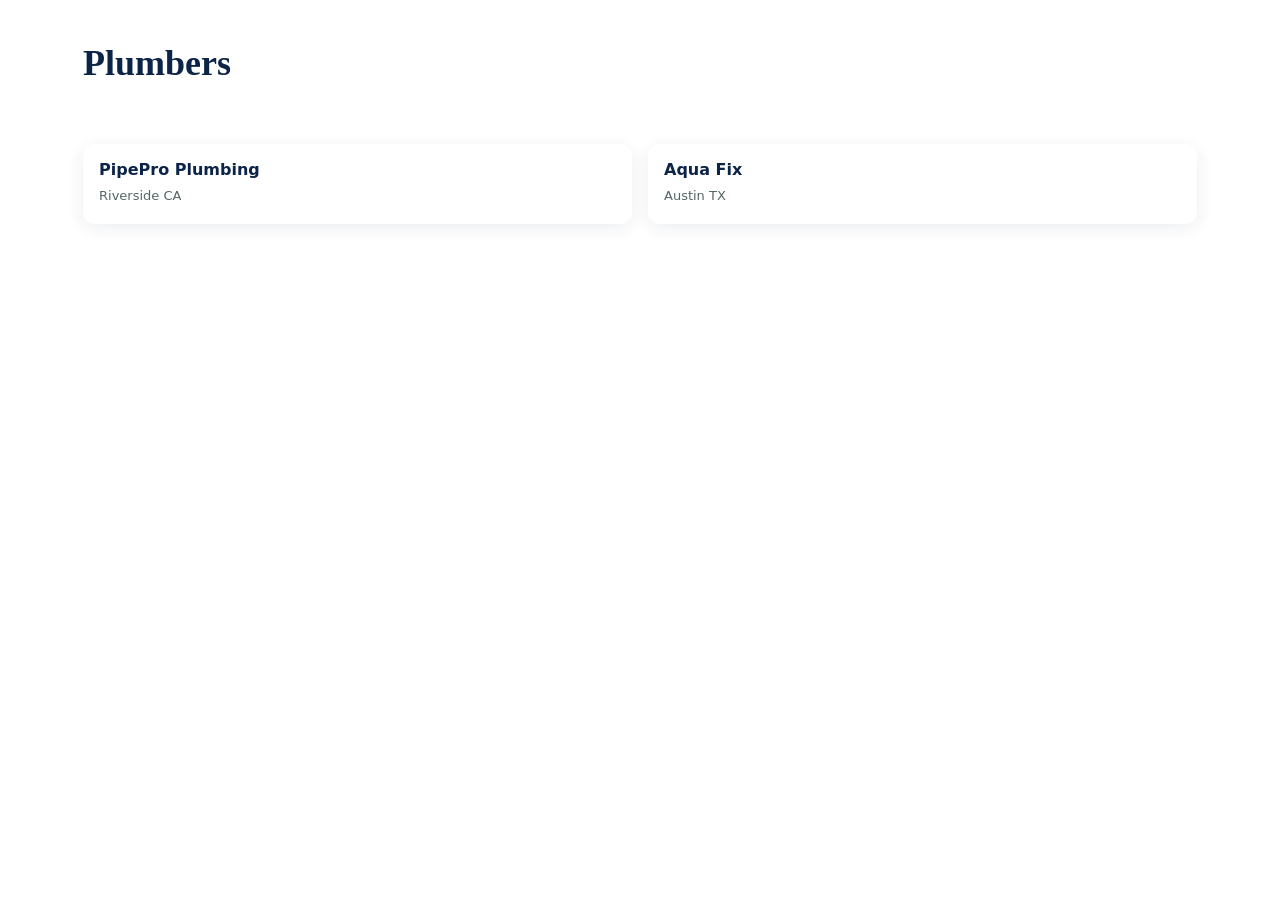
<file: docs/index.html>
<!doctype html><meta charset="utf-8"><meta name="viewport" content="width=device-width,initial-scale=1"><title>Plumbers Directory</title><link rel="stylesheet" href="assets/style.css"><div class="wrap"><h2 style="padding-top:30px">Plumbers</h2><div class="dir"><div class="card"><div class="body"><h3><a href="pipepro-plumbing/">PipePro Plumbing</a></h3><p>Riverside CA</p></div></div><div class="card"><div class="body"><h3><a href="aqua-fix/">Aqua Fix</a></h3><p>Austin TX</p></div></div></div></div>
</file>
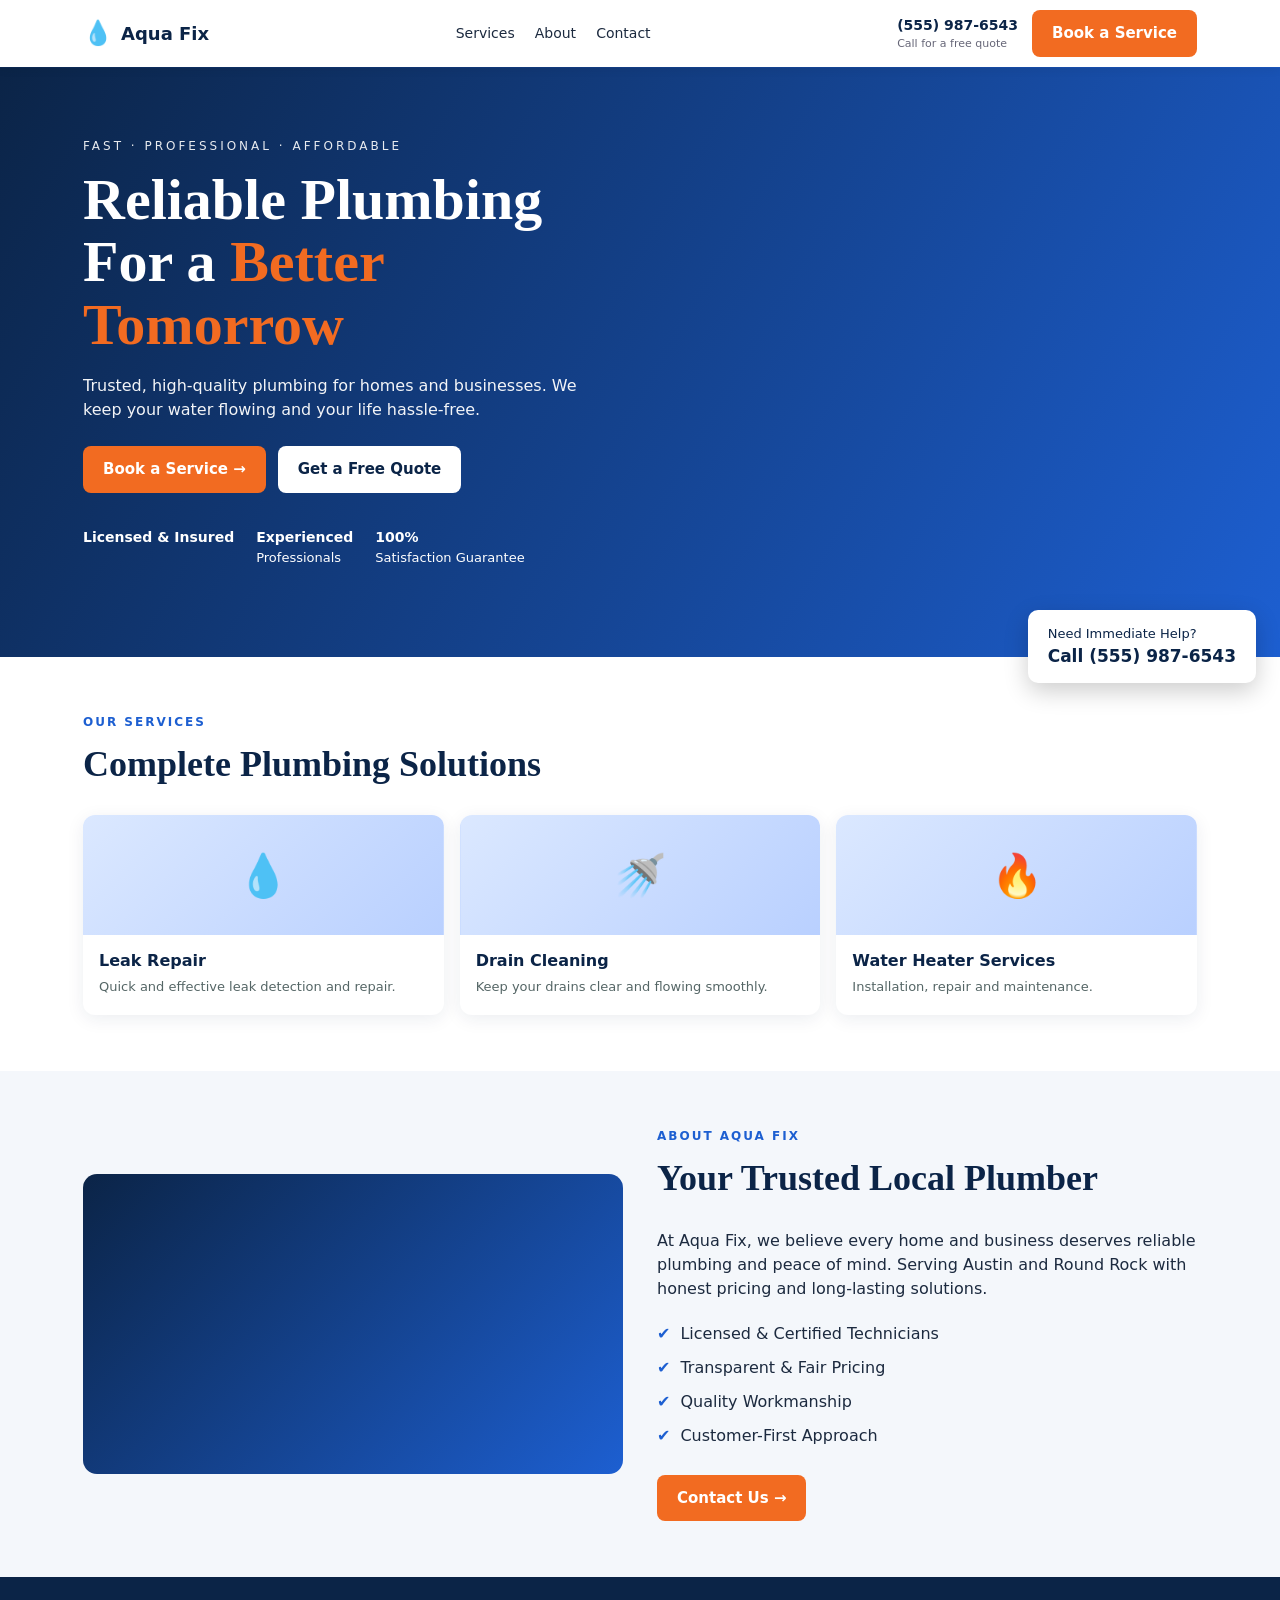
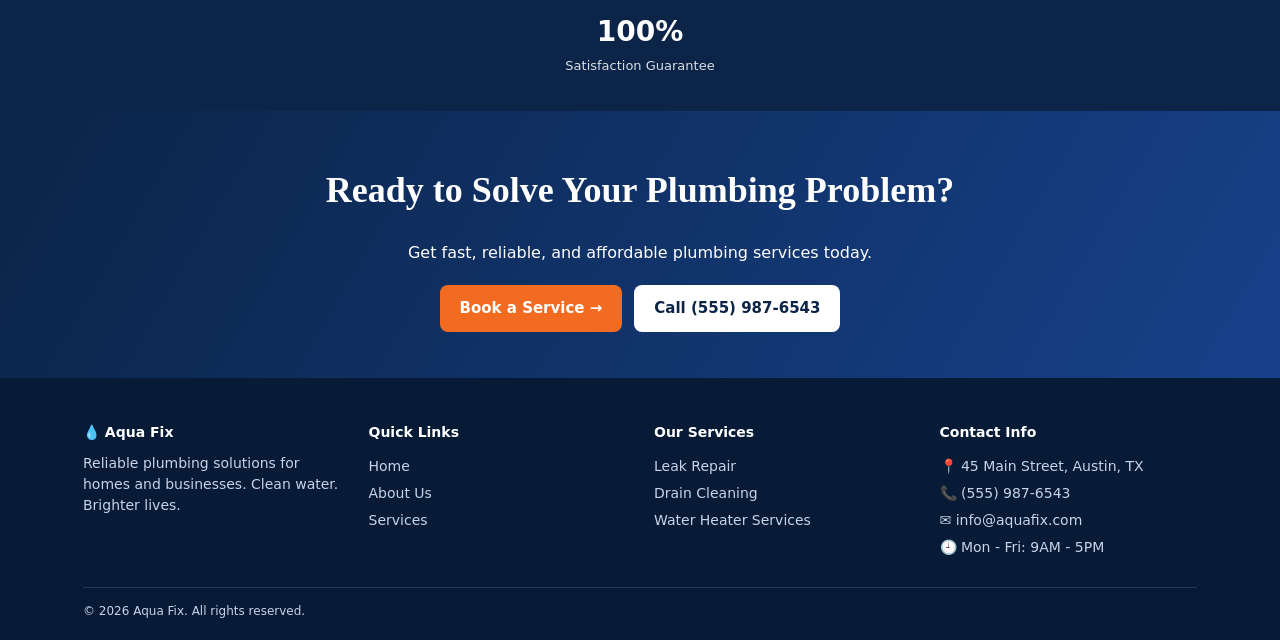
<file: docs/aqua-fix/index.html>
<!doctype html><html lang="en"><head><meta charset="utf-8">
<meta name="viewport" content="width=device-width,initial-scale=1">
<title>Aqua Fix | Plumber in Austin TX</title>
<meta name="description" content="Aqua Fix - trusted plumbing services in Austin TX. Trusted, high-quality plumbing for homes and businesses. We keep your water flowing and your life hassle-free.">
<link rel="stylesheet" href="../assets/style.css"></head><body>
<header class="nav"><div class="wrap navin">
<a class="brand" href="#top"><span class="logo">💧</span><b>Aqua Fix</b></a>
<nav><a href="#services">Services</a><a href="#about">About</a><a href="#contact">Contact</a></nav>
<div class="navcta"><a class="phone" href="tel:5559876543">(555) 987-6543<small>Call for a free quote</small></a>
<a class="btn" href="mailto:info@aquafix.com?subject=Free%20Quote%20Request">Book a Service</a></div></div></header>

<section id="top" class="hero" style=""><div class="wrap">
<p class="kicker">FAST · PROFESSIONAL · AFFORDABLE</p>
<h1>Reliable Plumbing For a <span>Better Tomorrow</span></h1>
<p class="lead">Trusted, high-quality plumbing for homes and businesses. We keep your water flowing and your life hassle-free.</p>
<div class="ctas"><a class="btn" href="mailto:info@aquafix.com?subject=Free%20Quote%20Request">Book a Service →</a><a class="btn ghost" href="mailto:info@aquafix.com?subject=Free%20Quote%20Request">Get a Free Quote</a></div>
<ul class="badges"><li><b>Licensed &amp; Insured</b></li><li><b>Experienced</b>Professionals</li><li><b>100%</b>Satisfaction Guarantee</li></ul></div>
<a class="help" href="tel:5559876543">Need Immediate Help?<b>Call (555) 987-6543</b></a></section>

<section id="services"><div class="wrap">
<p class="eyebrow">OUR SERVICES</p><h2>Complete Plumbing Solutions</h2>
<div class="cards"><div class="card"><div class="pic">💧</div><div class="body"><h3>Leak Repair</h3><p>Quick and effective leak detection and repair.</p></div></div><div class="card"><div class="pic">🚿</div><div class="body"><h3>Drain Cleaning</h3><p>Keep your drains clear and flowing smoothly.</p></div></div><div class="card"><div class="pic">🔥</div><div class="body"><h3>Water Heater Services</h3><p>Installation, repair and maintenance.</p></div></div></div></div></section>

<section id="about" class="about"><div class="wrap aboutgrid">
<div class="aboutpic" style=""></div>
<div><p class="eyebrow">ABOUT AQUA FIX</p><h2>Your Trusted Local Plumber</h2>
<p>At Aqua Fix, we believe every home and business deserves reliable plumbing and peace of mind. Serving Austin and Round Rock with honest pricing and long-lasting solutions.</p>
<ul class="ticks"><li>Licensed &amp; Certified Technicians</li><li>Transparent &amp; Fair Pricing</li><li>Quality Workmanship</li><li>Customer-First Approach</li></ul>
<a class="btn" href="#contact">Contact Us →</a></div></div></section>

<section class="stats"><div class="wrap statgrid"><div><b>100%</b><span>Satisfaction Guarantee</span></div></div></section>

<section class="cta"><div class="wrap"><h2>Ready to Solve Your Plumbing Problem?</h2>
<p style="margin-bottom:20px">Get fast, reliable, and affordable plumbing services today.</p>
<div class="ctas" style="justify-content:center"><a class="btn" href="mailto:info@aquafix.com?subject=Free%20Quote%20Request">Book a Service →</a><a class="btn ghost" href="tel:5559876543">Call (555) 987-6543</a></div></div></section>

<footer id="contact"><div class="wrap"><div class="fgrid">
<div><h4>💧 Aqua Fix</h4><p>Reliable plumbing solutions for homes and businesses. Clean water. Brighter lives.</p></div>
<div><h4>Quick Links</h4><ul><li><a href="#top">Home</a></li><li><a href="#about">About Us</a></li><li><a href="#services">Services</a></li></ul></div>
<div><h4>Our Services</h4><ul><li>Leak Repair</li><li>Drain Cleaning</li><li>Water Heater Services</li></ul></div>
<div><h4>Contact Info</h4><ul><li>📍 45 Main Street, Austin, TX</li><li>📞 <a href="tel:5559876543">(555) 987-6543</a></li><li>✉️ info@aquafix.com</li><li>🕘 Mon - Fri: 9AM - 5PM</li></ul></div>
</div><p class="copy">© 2026 Aqua Fix. All rights reserved.</p></div></footer>
</body></html>
</file>
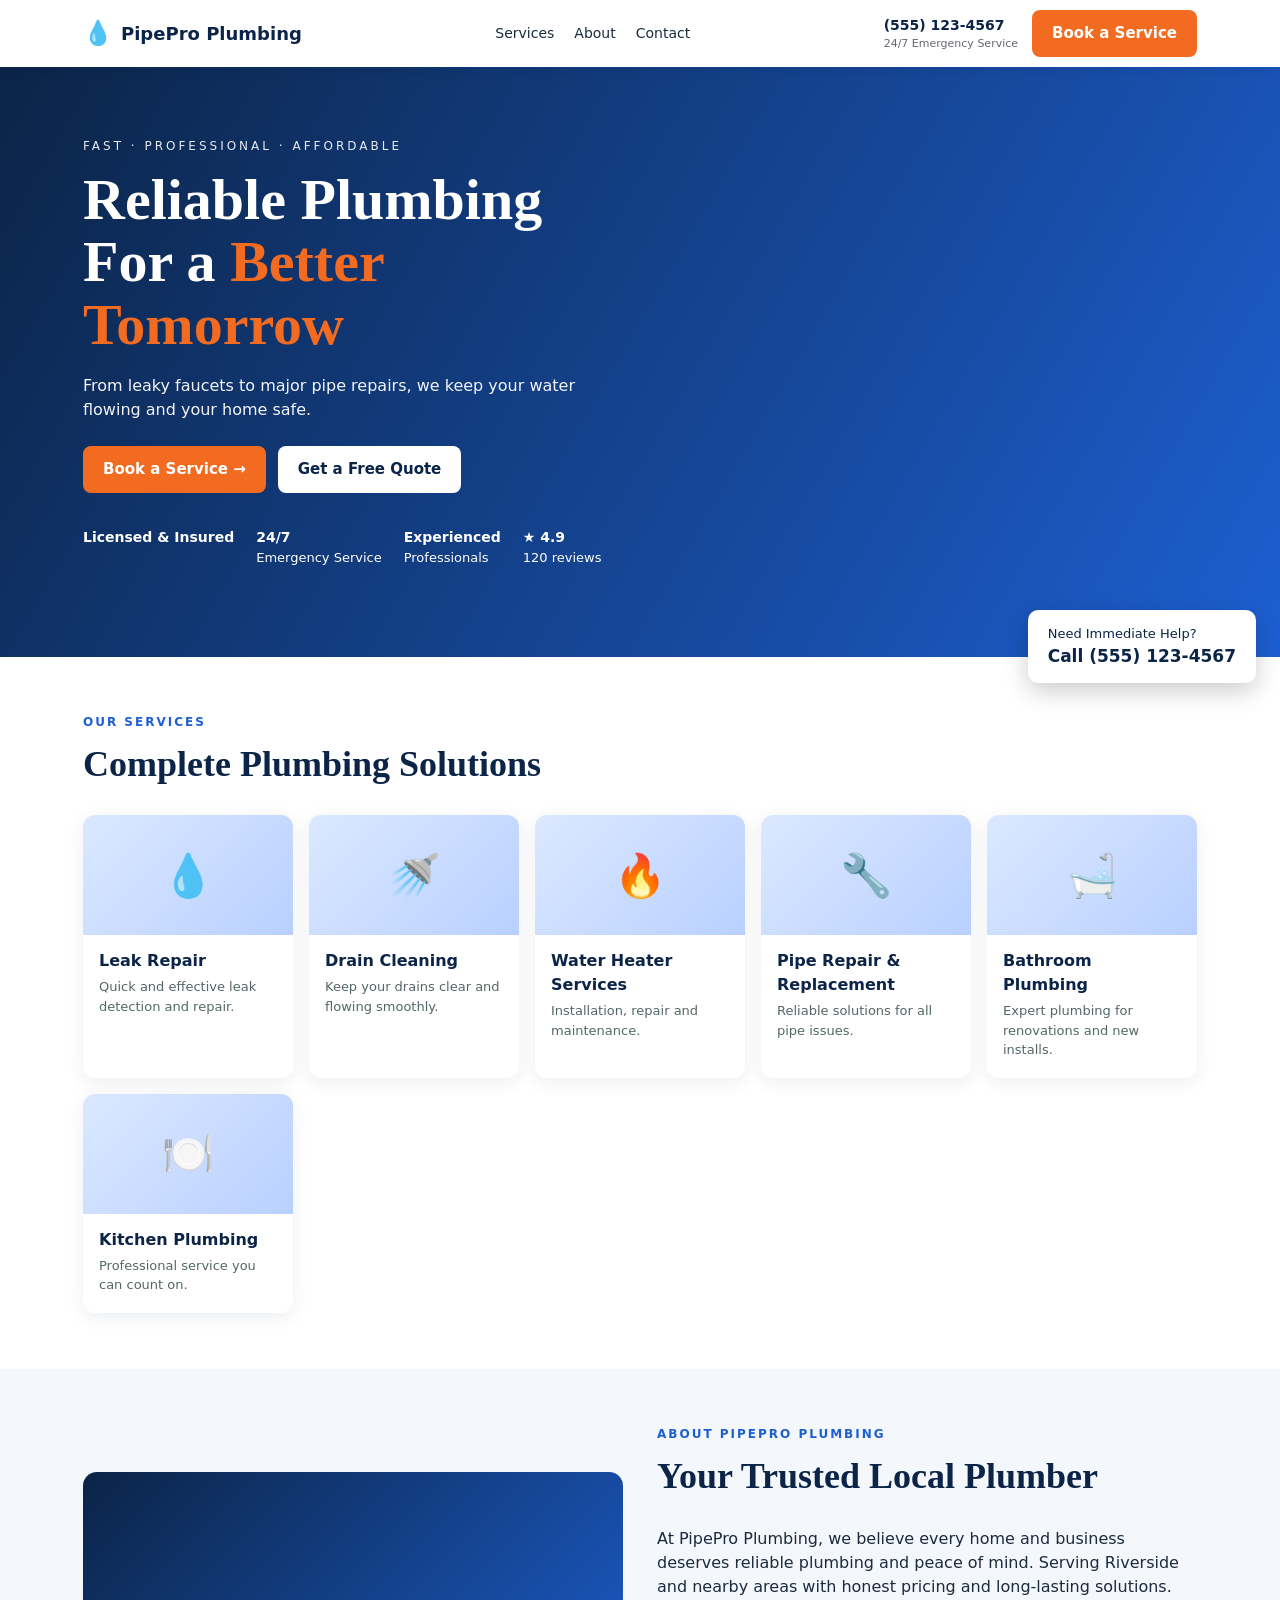
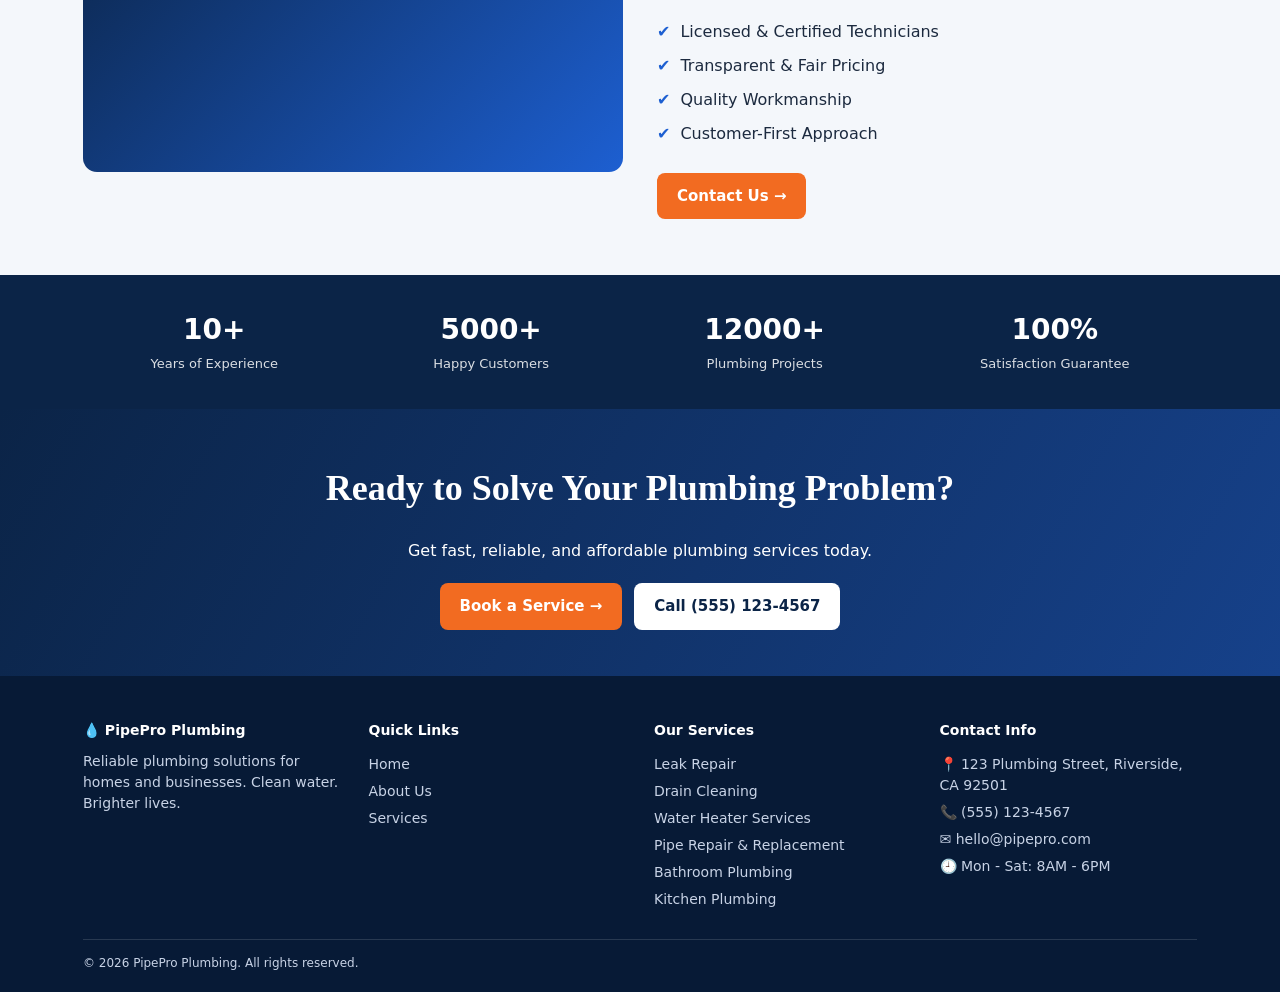
<file: docs/pipepro-plumbing/index.html>
<!doctype html><html lang="en"><head><meta charset="utf-8">
<meta name="viewport" content="width=device-width,initial-scale=1">
<title>PipePro Plumbing | Plumber in Riverside CA</title>
<meta name="description" content="PipePro Plumbing - trusted plumbing services in Riverside CA. From leaky faucets to major pipe repairs, we keep your water flowing and your home safe.">
<link rel="stylesheet" href="../assets/style.css"></head><body>
<header class="nav"><div class="wrap navin">
<a class="brand" href="#top"><span class="logo">💧</span><b>PipePro Plumbing</b></a>
<nav><a href="#services">Services</a><a href="#about">About</a><a href="#contact">Contact</a></nav>
<div class="navcta"><a class="phone" href="tel:5551234567">(555) 123-4567<small>24/7 Emergency Service</small></a>
<a class="btn" href="https://wa.me/15551234567">Book a Service</a></div></div></header>

<section id="top" class="hero" style=""><div class="wrap">
<p class="kicker">FAST · PROFESSIONAL · AFFORDABLE</p>
<h1>Reliable Plumbing For a <span>Better Tomorrow</span></h1>
<p class="lead">From leaky faucets to major pipe repairs, we keep your water flowing and your home safe.</p>
<div class="ctas"><a class="btn" href="https://wa.me/15551234567">Book a Service →</a><a class="btn ghost" href="https://wa.me/15551234567">Get a Free Quote</a></div>
<ul class="badges"><li><b>Licensed &amp; Insured</b></li><li><b>24/7</b>Emergency Service</li><li><b>Experienced</b>Professionals</li><li><b>★ 4.9</b>120 reviews</li></ul></div>
<a class="help" href="tel:5551234567">Need Immediate Help?<b>Call (555) 123-4567</b></a></section>

<section id="services"><div class="wrap">
<p class="eyebrow">OUR SERVICES</p><h2>Complete Plumbing Solutions</h2>
<div class="cards"><div class="card"><div class="pic">💧</div><div class="body"><h3>Leak Repair</h3><p>Quick and effective leak detection and repair.</p></div></div><div class="card"><div class="pic">🚿</div><div class="body"><h3>Drain Cleaning</h3><p>Keep your drains clear and flowing smoothly.</p></div></div><div class="card"><div class="pic">🔥</div><div class="body"><h3>Water Heater Services</h3><p>Installation, repair and maintenance.</p></div></div><div class="card"><div class="pic">🔧</div><div class="body"><h3>Pipe Repair &amp; Replacement</h3><p>Reliable solutions for all pipe issues.</p></div></div><div class="card"><div class="pic">🛁</div><div class="body"><h3>Bathroom Plumbing</h3><p>Expert plumbing for renovations and new installs.</p></div></div><div class="card"><div class="pic">🍽️</div><div class="body"><h3>Kitchen Plumbing</h3><p>Professional service you can count on.</p></div></div></div></div></section>

<section id="about" class="about"><div class="wrap aboutgrid">
<div class="aboutpic" style=""></div>
<div><p class="eyebrow">ABOUT PIPEPRO PLUMBING</p><h2>Your Trusted Local Plumber</h2>
<p>At PipePro Plumbing, we believe every home and business deserves reliable plumbing and peace of mind. Serving Riverside and nearby areas with honest pricing and long-lasting solutions.</p>
<ul class="ticks"><li>Licensed &amp; Certified Technicians</li><li>Transparent &amp; Fair Pricing</li><li>Quality Workmanship</li><li>Customer-First Approach</li></ul>
<a class="btn" href="#contact">Contact Us →</a></div></div></section>

<section class="stats"><div class="wrap statgrid"><div><b>10+</b><span>Years of Experience</span></div><div><b>5000+</b><span>Happy Customers</span></div><div><b>12000+</b><span>Plumbing Projects</span></div><div><b>100%</b><span>Satisfaction Guarantee</span></div></div></section>

<section class="cta"><div class="wrap"><h2>Ready to Solve Your Plumbing Problem?</h2>
<p style="margin-bottom:20px">Get fast, reliable, and affordable plumbing services today.</p>
<div class="ctas" style="justify-content:center"><a class="btn" href="https://wa.me/15551234567">Book a Service →</a><a class="btn ghost" href="tel:5551234567">Call (555) 123-4567</a></div></div></section>

<footer id="contact"><div class="wrap"><div class="fgrid">
<div><h4>💧 PipePro Plumbing</h4><p>Reliable plumbing solutions for homes and businesses. Clean water. Brighter lives.</p></div>
<div><h4>Quick Links</h4><ul><li><a href="#top">Home</a></li><li><a href="#about">About Us</a></li><li><a href="#services">Services</a></li></ul></div>
<div><h4>Our Services</h4><ul><li>Leak Repair</li><li>Drain Cleaning</li><li>Water Heater Services</li><li>Pipe Repair &amp; Replacement</li><li>Bathroom Plumbing</li><li>Kitchen Plumbing</li></ul></div>
<div><h4>Contact Info</h4><ul><li>📍 123 Plumbing Street, Riverside, CA 92501</li><li>📞 <a href="tel:5551234567">(555) 123-4567</a></li><li>✉️ hello@pipepro.com</li><li>🕘 Mon - Sat: 8AM - 6PM</li></ul></div>
</div><p class="copy">© 2026 PipePro Plumbing. All rights reserved.</p></div></footer>
</body></html>
</file>
<file: docs/assets/style.css>
*{box-sizing:border-box;margin:0;padding:0}
:root{--navy:#0b2447;--orange:#f26b21;--blue:#1d5fd1;--bg:#f4f7fb}
body{font-family:system-ui,-apple-system,Segoe UI,Roboto,sans-serif;color:#1c2a3f;background:#fff;line-height:1.5}
a{text-decoration:none;color:inherit}
.wrap{max-width:1150px;margin:0 auto;padding:0 18px}
.btn{display:inline-block;background:var(--orange);color:#fff;padding:12px 20px;border-radius:8px;font-weight:600;font-size:15px}
.btn.ghost{background:#fff;color:var(--navy)}
.nav{position:sticky;top:0;background:#fff;box-shadow:0 2px 10px #0001;z-index:10}
.navin{display:flex;align-items:center;justify-content:space-between;gap:12px;padding-top:10px;padding-bottom:10px}
.brand{display:flex;align-items:center;gap:8px;color:var(--navy);font-size:18px}
.logo{font-size:24px}
.nav nav{display:flex;gap:20px;font-size:14px}
.navcta{display:flex;align-items:center;gap:14px}
.phone{font-weight:700;color:var(--navy);display:flex;flex-direction:column;font-size:14px}
.phone small{font-weight:400;color:#667;font-size:11px}
.hero{position:relative;color:#fff;padding:70px 0 90px;background:linear-gradient(120deg,#0b2447,#1d5fd1);background-size:cover;background-position:center}
.kicker{letter-spacing:3px;font-size:12px;margin-bottom:14px;opacity:.9}
.hero h1{font-size:clamp(34px,6vw,58px);line-height:1.08;max-width:560px;font-family:Georgia,serif}
.hero h1 span{color:var(--orange)}
.lead{max-width:520px;margin:18px 0 24px;opacity:.95}
.ctas{display:flex;gap:12px;flex-wrap:wrap}
.badges{list-style:none;display:flex;gap:22px;flex-wrap:wrap;margin-top:34px;font-size:13px}
.badges li b{display:block;font-size:14px}
.help{position:absolute;right:24px;bottom:-26px;background:#fff;color:var(--navy);padding:14px 20px;border-radius:10px;box-shadow:0 8px 24px #0003;font-size:13px}
.help b{display:block;font-size:17px}
section{padding:56px 0}
.eyebrow{color:var(--blue);font-size:12px;letter-spacing:2px;font-weight:700}
h2{font-family:Georgia,serif;font-size:clamp(26px,4vw,36px);color:var(--navy);margin:6px 0 24px}
.cards{display:grid;grid-template-columns:repeat(auto-fit,minmax(190px,1fr));gap:16px}
.card{background:#fff;border-radius:12px;box-shadow:0 4px 18px #0b244714;overflow:hidden}
.card .pic{height:120px;background:linear-gradient(135deg,#dbe8ff,#b9d0ff);background-size:cover;background-position:center;display:flex;align-items:center;justify-content:center;font-size:42px}
.card .body{padding:14px 16px 18px}
.card h3{font-size:16px;color:var(--navy);margin-bottom:4px}
.card p{font-size:13px;color:#566}
.about{background:var(--bg)}
.aboutgrid{display:grid;grid-template-columns:1fr 1fr;gap:34px;align-items:center}
.aboutpic{min-height:300px;border-radius:14px;background:linear-gradient(135deg,#0b2447,#1d5fd1);background-size:cover;background-position:center}
.ticks{list-style:none;margin:16px 0 22px}
.ticks li{padding:5px 0}
.ticks li:before{content:"✔";color:var(--blue);margin-right:10px}
.stats{background:var(--navy);color:#fff;padding:34px 0}
.statgrid{display:flex;justify-content:space-around;flex-wrap:wrap;gap:20px;text-align:center}
.statgrid b{display:block;font-size:28px}
.statgrid span{font-size:13px;opacity:.85}
.cta{background:linear-gradient(120deg,#0b2447,#16418a);color:#fff;text-align:center;padding:46px 0}
.cta h2{color:#fff}
footer{background:#071a36;color:#c8d3e6;padding:44px 0 20px;font-size:14px}
.fgrid{display:grid;grid-template-columns:repeat(auto-fit,minmax(200px,1fr));gap:28px}
footer h4{color:#fff;margin-bottom:10px}
footer li{list-style:none;padding:3px 0}
.copy{border-top:1px solid #ffffff22;margin-top:26px;padding-top:14px;font-size:12px}
.dir{display:grid;grid-template-columns:repeat(auto-fit,minmax(240px,1fr));gap:16px;padding:30px 0}
@media(max-width:760px){.nav nav{display:none}.aboutgrid{grid-template-columns:1fr}.help{position:static;margin-top:24px;display:inline-block}.hero{padding-bottom:40px}.navcta .btn{display:none}}
</file>
